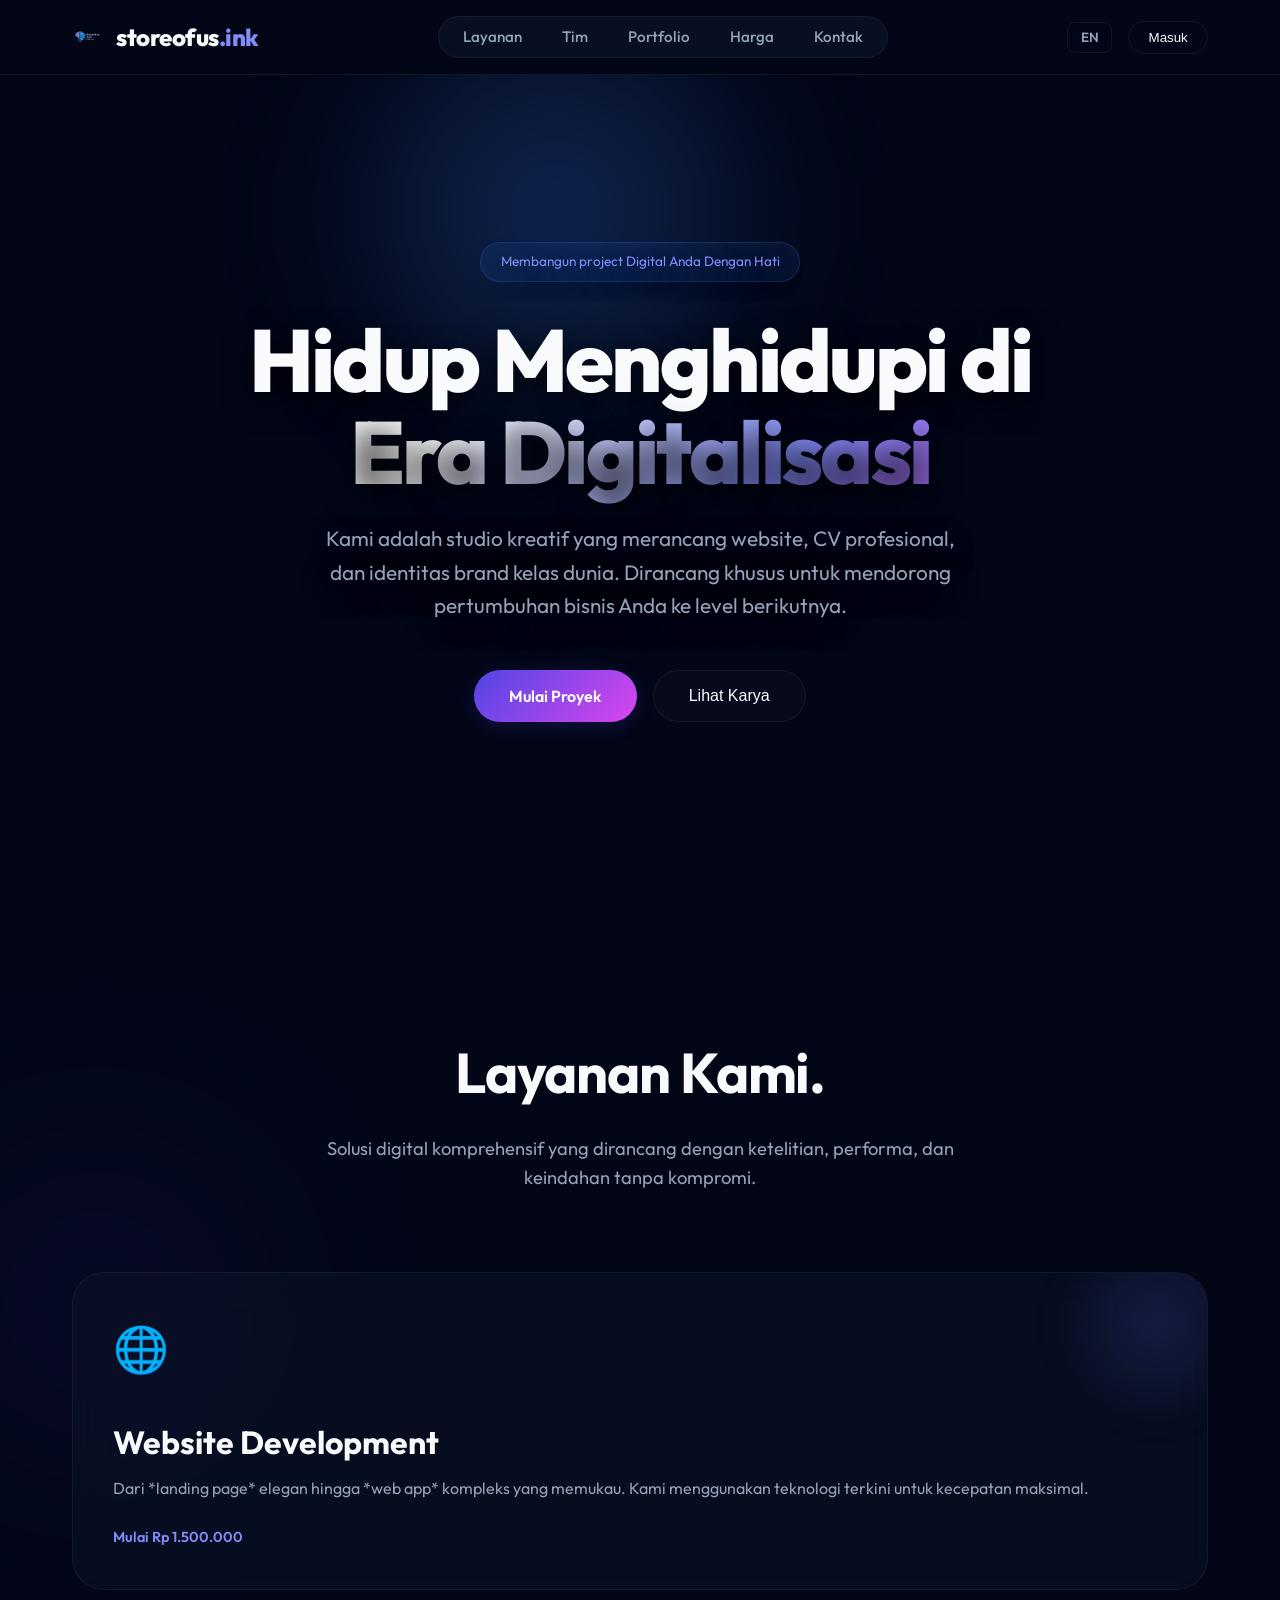
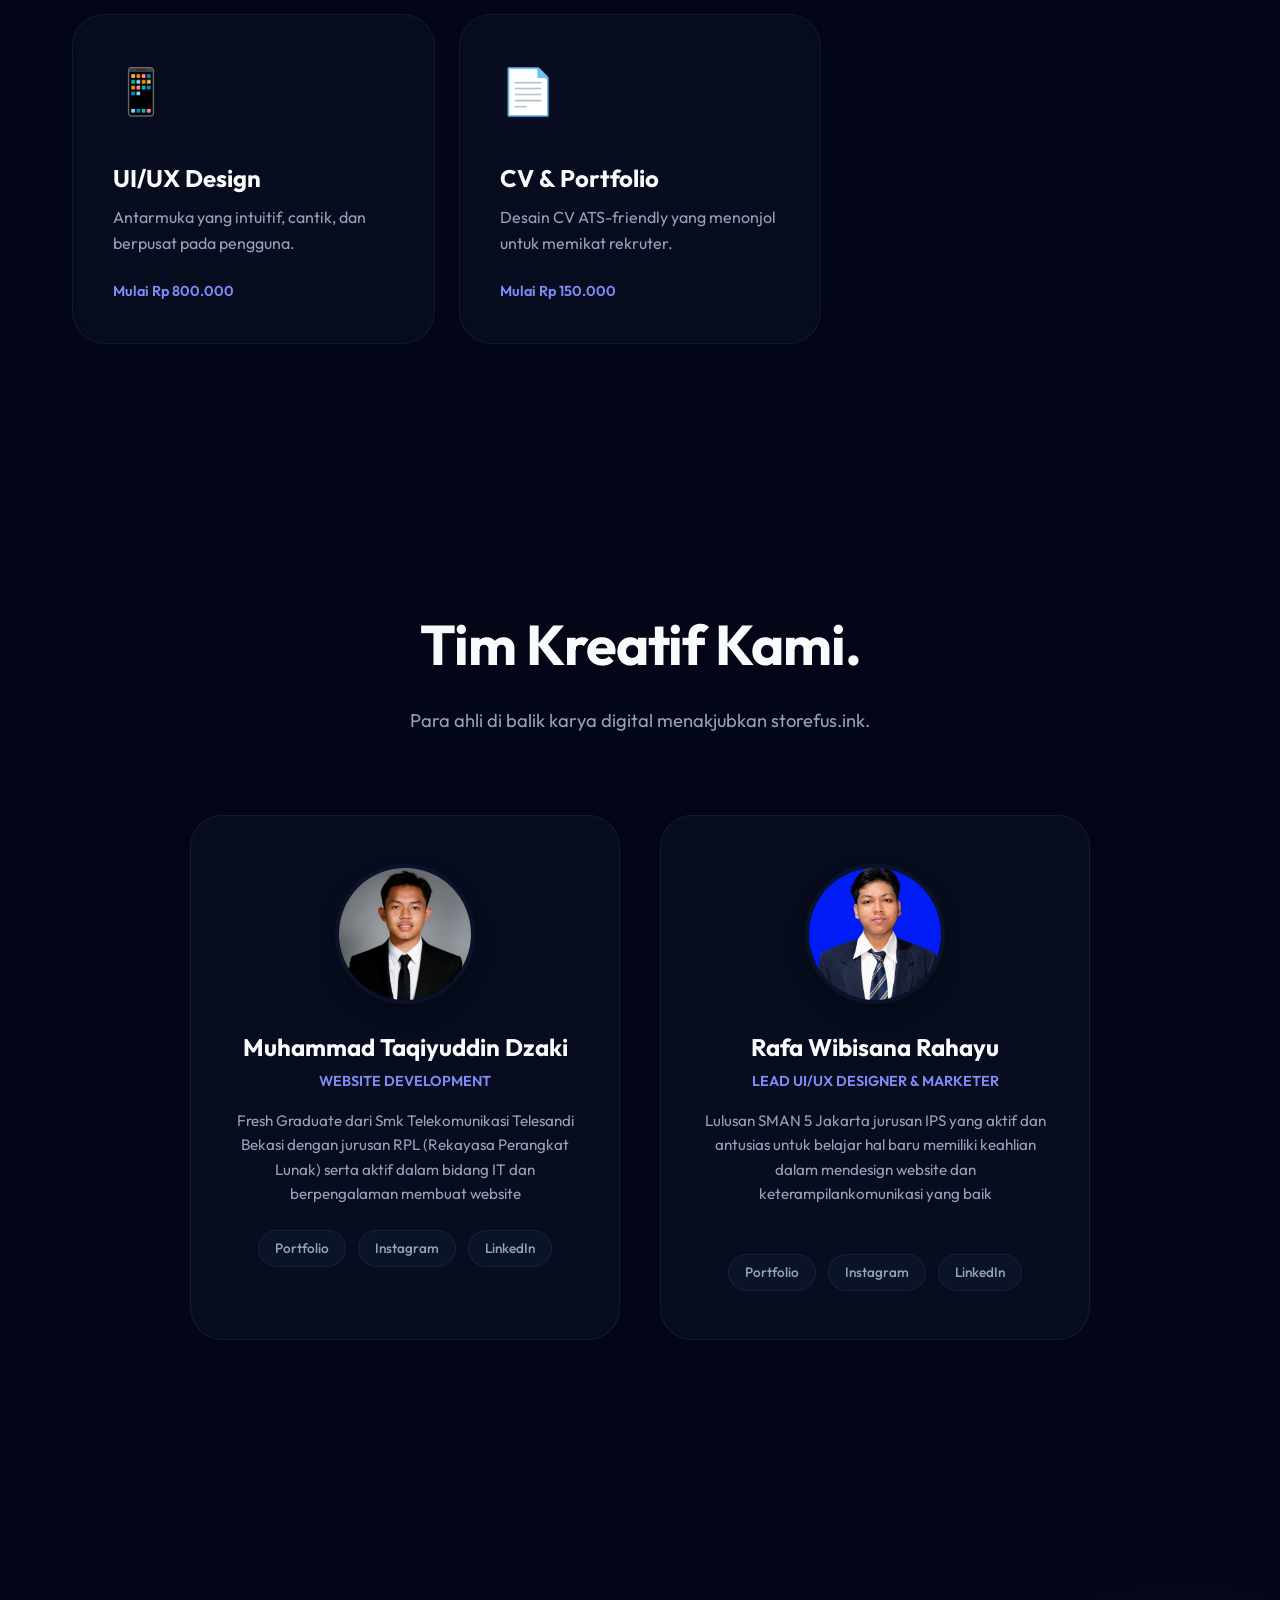
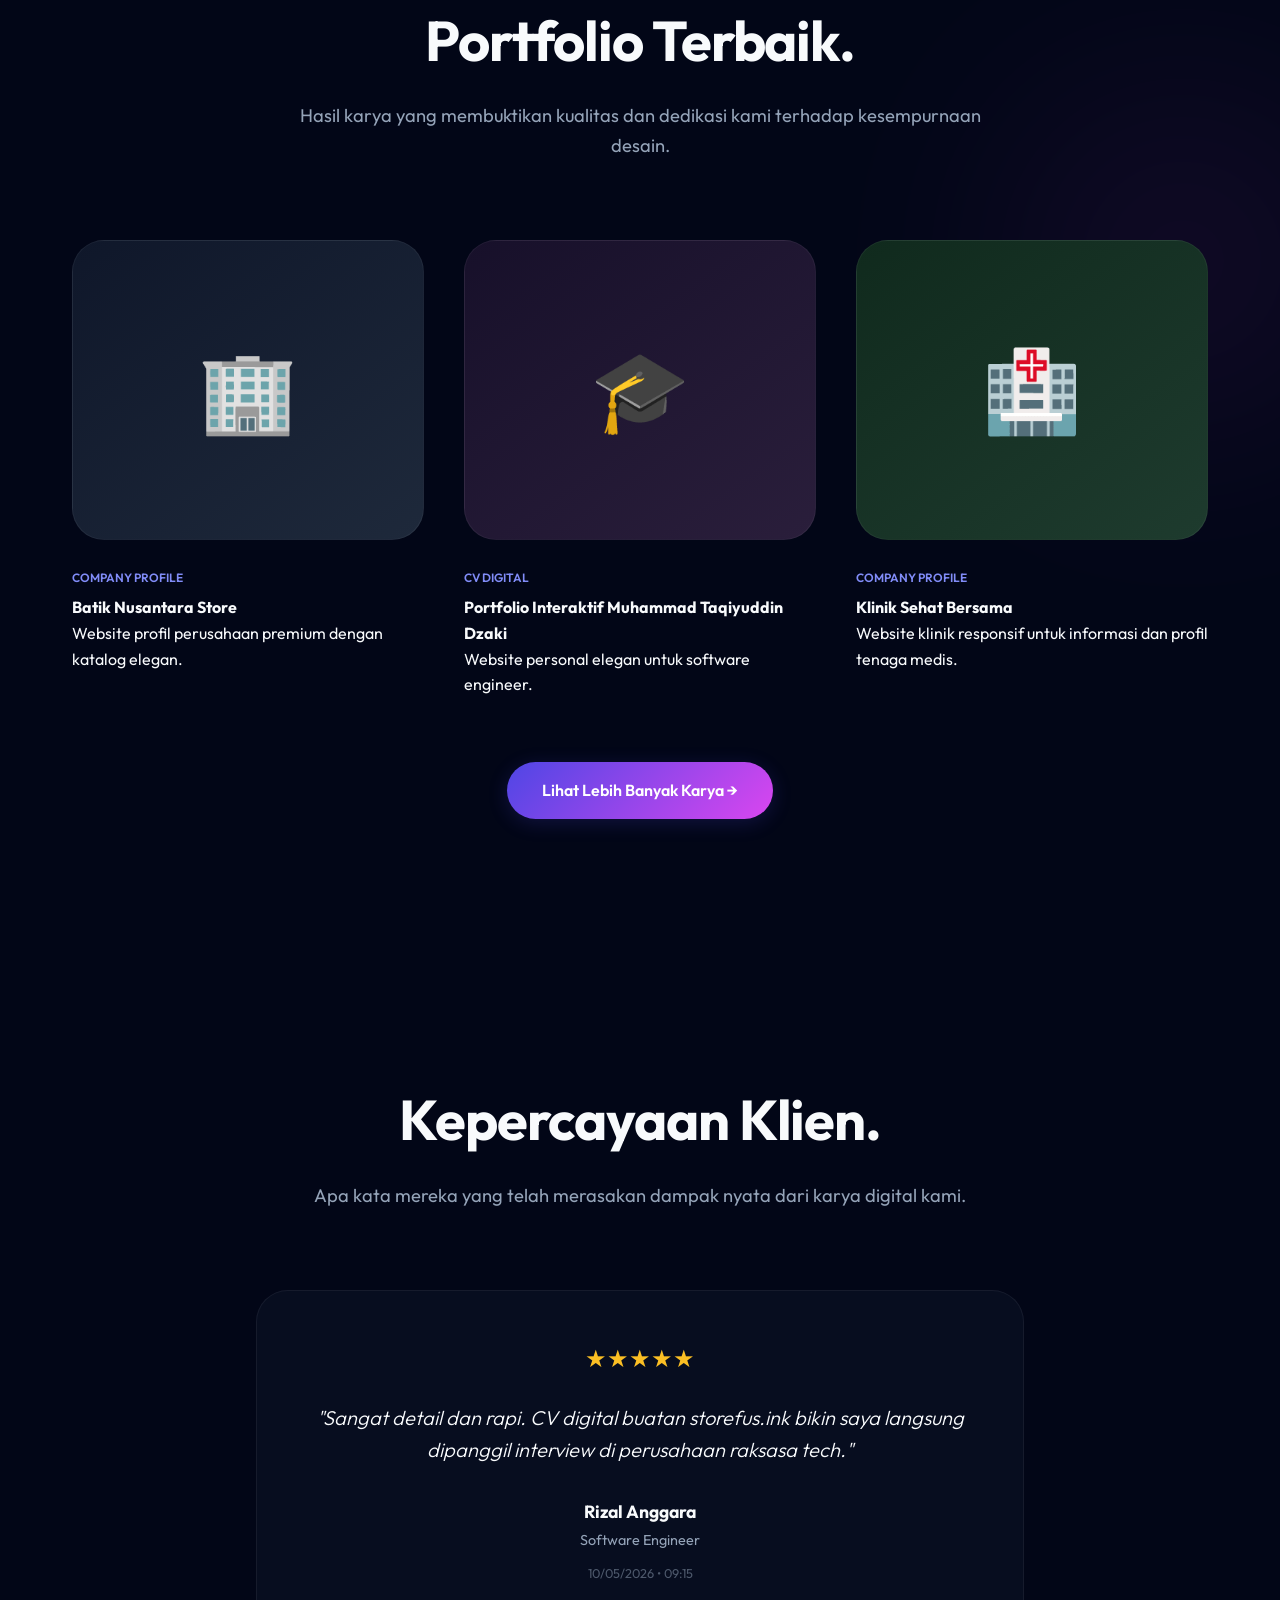
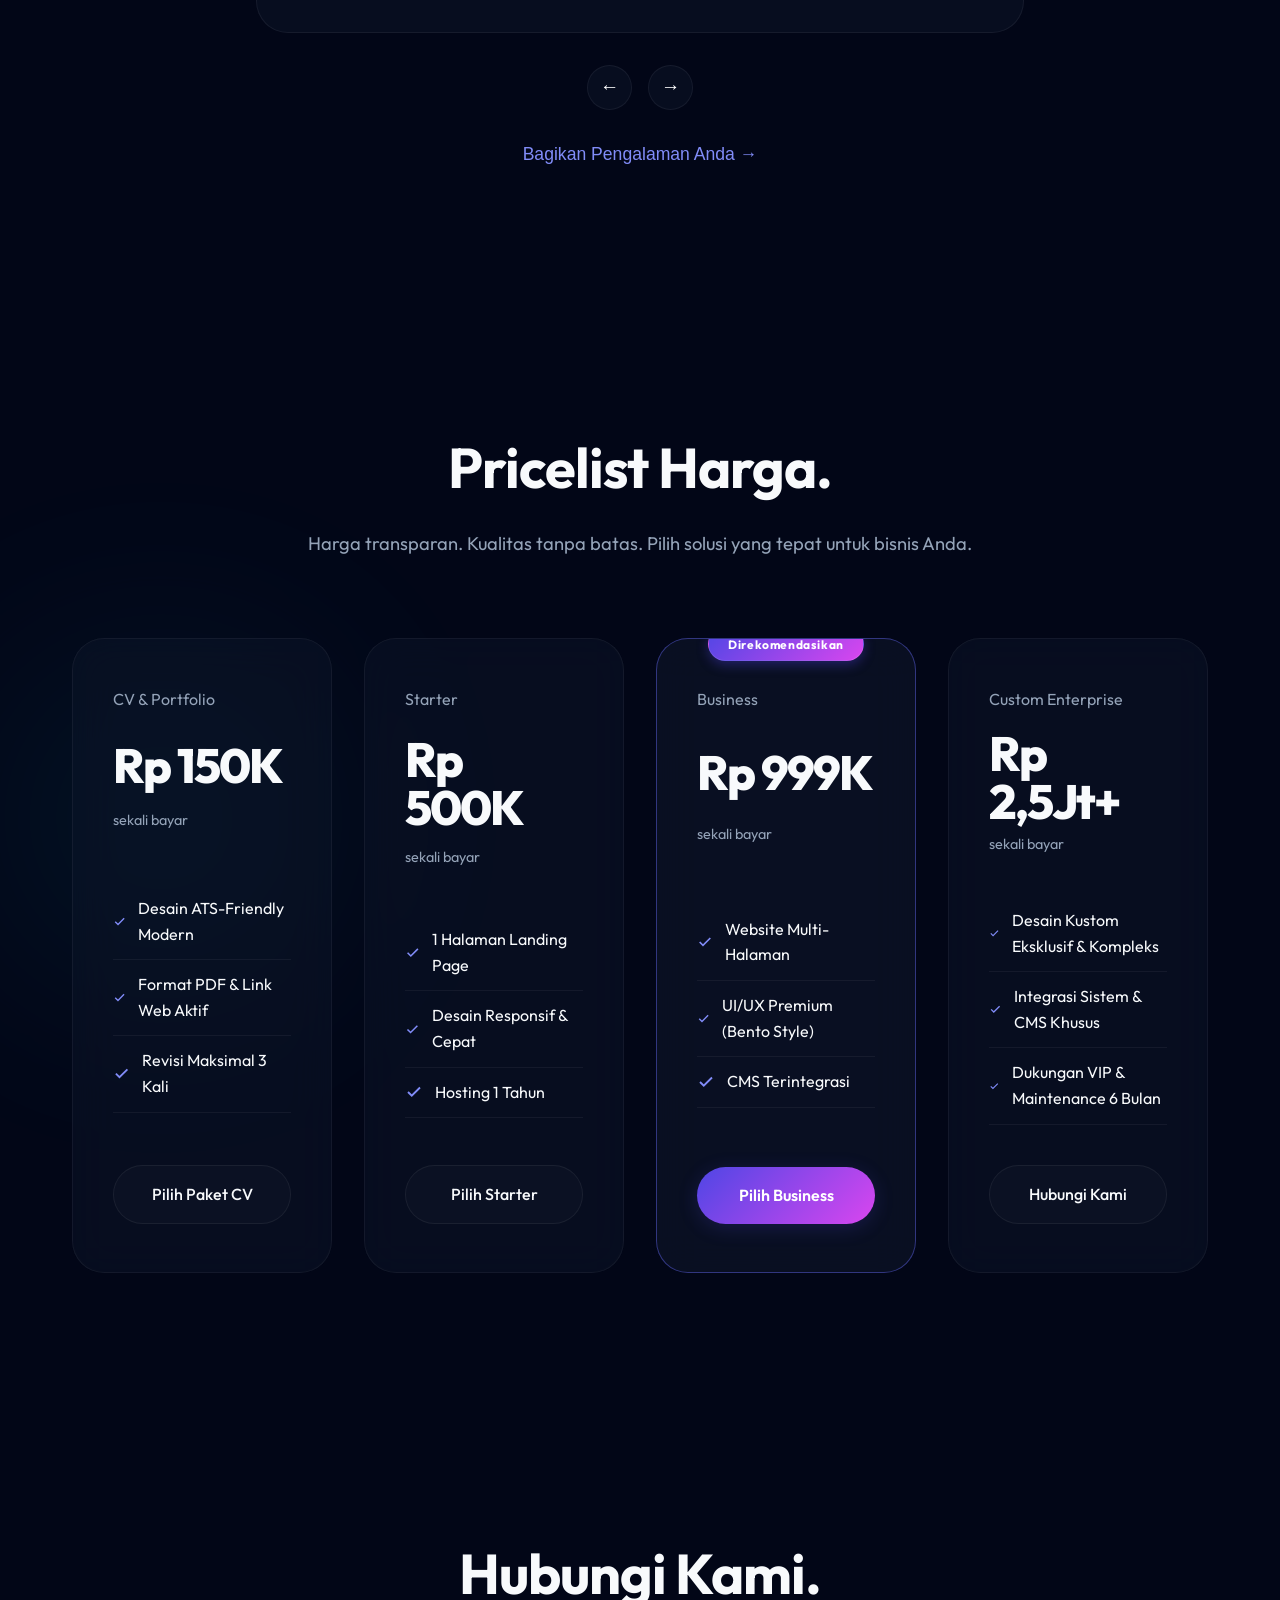
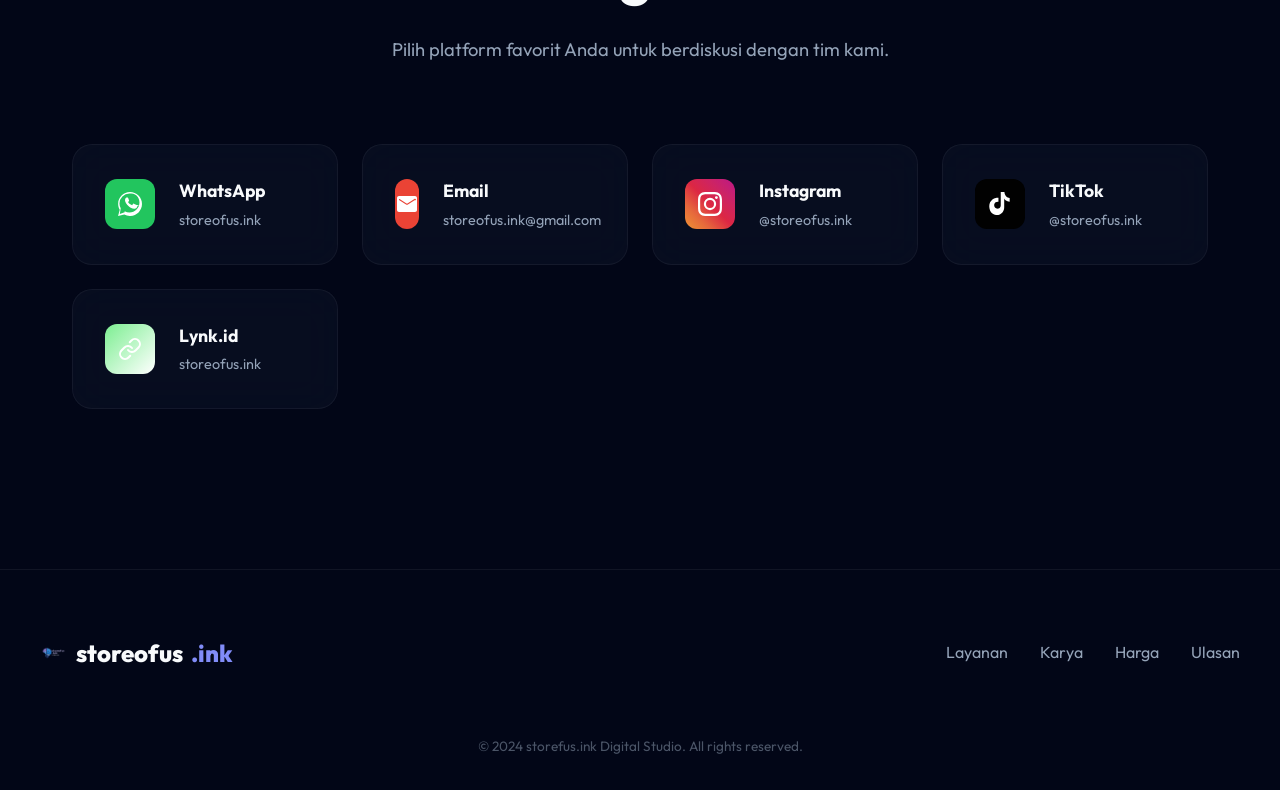
<file: sterofus/compannyprofile/index.html>
<!DOCTYPE html>
<html lang="id">

<head>
  <meta charset="UTF-8">
  <meta name="viewport" content="width=device-width, initial-scale=1.0">
  <title>storeofus.ink — Premium Digital Studio</title>
  <link rel="preconnect" href="https://fonts.googleapis.com">
  <link rel="preconnect" href="https://fonts.gstatic.com" crossorigin>
  <link href="https://fonts.googleapis.com/css2?family=Outfit:wght@300;400;500;600;700;800;900&display=swap"
    rel="stylesheet">
  <link rel="stylesheet" href="css/style.css">
</head>

<body>

  <!-- NAVBAR -->
  <nav id="navbar">
    <div class="nav-container">
      <div class="logo-wrapper" onclick="scrollToSection('#home')">
        <!-- Placeholder Logo -->
        <img src="logo1.png" alt="Logo" class="nav-logo-img">
        <div class="logo">storeofus<span>.ink</span></div>
      </div>
      <div class="nav-links">
        <a onclick="scrollToSection('#services')" data-i18n="nav_services">Layanan</a>
        <a onclick="scrollToSection('#team')" data-i18n="nav_team">Tim</a>
        <a onclick="scrollToSection('#portfolio')" data-i18n="nav_portfolio">Portfolio</a>
        <a onclick="scrollToSection('#pricing')" data-i18n="nav_pricing">Harga</a>
        <a onclick="scrollToSection('#contact')" data-i18n="nav_contact">Kontak</a>
      </div>
      <div class="nav-actions">
        <button class="btn-lang" onclick="toggleLanguage()" id="lang-toggle">EN</button>
        <div id="nav-auth">
          <button class="btn-login" onclick="openModal('login')" data-i18n="nav_login">Masuk</button>
        </div>
      </div>
    </div>
  </nav>

  <!-- MAIN SITE -->
  <div id="main-site">
    <!-- Dynamic Background Glow Blobs -->
    <div class="glow-blob blob-indigo"></div>
    <div class="glow-blob blob-pink"></div>
    <div class="glow-blob blob-cyan"></div>

    <!-- HERO -->
    <section class="hero" id="home">
      <!-- Interactive Background Image -->
      <div class="hero-img-bg" id="hero-bg-parallax"
        style="background-image: url('https://images.unsplash.com/photo-1460925895917-afdab827c52f?auto=format&fit=crop&q=80&w=2000'); transform: scale(1.1);">
      </div>
      <div class="hero-overlay"></div>

      <div class="hero-glow-1"></div>
      <div class="hero-glow-2"></div>
      <div class="hero-content reveal">
        <div class="hero-badge" data-i18n="hero_badge">Membangun project Digital Anda Dengan Hati</div>
        <h1 class="hero-title" data-i18n="hero_title">Hidup Menghidupi di<br><span class="text-gradient">Era
            Digitalisasi</span></h1>
        <p class="hero-desc" data-i18n="hero_desc">Kami adalah studio kreatif yang merancang website, CV profesional,
          dan identitas brand kelas dunia. Dirancang khusus untuk mendorong pertumbuhan bisnis Anda ke level berikutnya.
        </p>
        <div class="hero-actions">
          <button class="btn-premium" onclick="openModal('order')" data-i18n="hero_btn_project">Mulai Proyek</button>
          <button class="btn-outline" onclick="scrollToSection('#portfolio')" data-i18n="hero_btn_portfolio">Lihat
            Karya</button>
        </div>
      </div>
    </section>

    <!-- SERVICES (BENTO GRID - Reduced) -->
    <section id="services">
      <div class="section-header reveal">
        <h2 class="section-title" data-i18n="services_title">Layanan Kami.</h2>
        <p class="section-subtitle" data-i18n="services_subtitle">Solusi digital komprehensif yang dirancang dengan
          ketelitian, performa, dan keindahan tanpa kompromi.</p>
      </div>

      <div class="bento-grid">
        <!-- Large Card -->
        <div class="bento-card bento-large bento-web reveal">
          <div class="bento-glow"></div>
          <div class="bento-icon">🌐</div>
          <div class="bento-content">
            <h3 data-i18n="service_1_title">Website Development</h3>
            <p data-i18n="service_1_desc">Dari *landing page* elegan hingga *web app* kompleks yang memukau. Kami
              menggunakan teknologi terkini untuk kecepatan maksimal.</p>
            <div class="bento-price" data-i18n="service_1_price">Mulai Rp 1.500.000</div>
          </div>
        </div>

        <!-- Normal Card -->
        <div class="bento-card bento-uiux reveal" style="transition-delay: 0.1s;">
          <div class="bento-icon">📱</div>
          <div class="bento-content">
            <h3 data-i18n="service_2_title">UI/UX Design</h3>
            <p data-i18n="service_2_desc">Antarmuka yang intuitif, cantik, dan berpusat pada pengguna.</p>
            <div class="bento-price" data-i18n="service_2_price">Mulai Rp 800.000</div>
          </div>
        </div>

        <!-- Normal Card -->
        <div class="bento-card bento-cv reveal" style="transition-delay: 0.2s;">
          <div class="bento-icon">📄</div>
          <div class="bento-content">
            <h3 data-i18n="service_3_title">CV & Portfolio</h3>
            <p data-i18n="service_3_desc">Desain CV ATS-friendly yang menonjol untuk memikat rekruter.</p>
            <div class="bento-price" data-i18n="service_3_price">Mulai Rp 150.000</div>
          </div>
        </div>
      </div>
    </section>

    <!-- TEAM -->
    <section id="team">
      <div class="section-header reveal">
        <h2 class="section-title" data-i18n="team_title">Tim Kreatif Kami.</h2>
        <p class="section-subtitle" data-i18n="team_subtitle">Para ahli di balik karya digital menakjubkan storefus.ink.
        </p>
      </div>
      <div class="team-grid">
        <!-- Team Member 1 -->
        <div class="team-card reveal">
          <div class="team-img-wrapper">
            <img src="portophoto.jpeg" alt="Founder" class="team-img">
          </div>
          <h3 class="team-name">Muhammad Taqiyuddin Dzaki</h3>
          <p class="team-role" data-i18n="team_role_1">Website Development</p>
          <p class="team-desc" data-i18n="team_desc_1">Fresh Graduate dari Smk Telekomunikasi Telesandi Bekasi dengan
            jurusan RPL (Rekayasa Perangkat Lunak) serta aktif dalam bidang IT dan berpengalaman membuat website</p>
          <div class="team-socials">
            <a href="https://portofolio-2tjr.vercel.app" target="_blank" class="team-link">Portfolio</a>
            <a href="https://www.instagram.com/tqydzki_?igsh=bnZzOXA5dHFpd3Y2" target="_blank"
              class="team-link">Instagram</a>
            <a href="https://www.linkedin.com/in/muhammad-taqiyuddin-dzaki-8b4b39248/" target="_blank"
              class="team-link">LinkedIn</a>
          </div>
        </div>
        <!-- Team Member 2 -->
        <div class="team-card reveal" style="transition-delay: 0.2s;">
          <div class="team-img-wrapper">
            <img src="rpapoto.jpeg" alt="Lead Designer" class="team-img">
          </div>
          <h3 class="team-name">Rafa Wibisana Rahayu</h3>
          <p class="team-role" data-i18n="team_role_2">Lead UI/UX Designer & Marketer</p>
          <p class="team-desc" data-i18n="team_desc_2">Lulusan SMAN 5 Jakarta jurusan IPS yang aktif dan antusias untuk
            belajar hal baru memiliki keahlian dalam mendesign website dan keterampilankomunikasi yang baik</p>
          <div class="team-socials">
            <div class="team-socials">
              <a href="#" target="_blank" class="team-link">Portfolio</a>
              <a href="https://www.instagram.com/aparapa_?igsh=Yzk5YjZrYXFtem1x&utm_source=qr" target="_blank"
                class="team-link">Instagram</a>
              <a href=" https://id.linkedin.com/in/rafa-wibisana-rahayu-72a4a8403" target="_blank"
                class="team-link">LinkedIn</a>
            </div>
          </div>
        </div>
    </section>

    <!-- PORTFOLIO -->
    <section id="portfolio">
      <div class="section-header reveal">
        <h2 class="section-title" data-i18n="portfolio_title">Portfolio Terbaik.</h2>
        <p class="section-subtitle" data-i18n="portfolio_subtitle">Hasil karya yang membuktikan kualitas dan dedikasi
          kami terhadap kesempurnaan desain.</p>
      </div>

      <div class="portfolio-grid">
        <a href="https://lynk.id/storeofus.ink" target="_blank" class="port-card reveal">
          <div class="port-image" style="background: linear-gradient(145deg, #0f172a, #1e293b);">
            <div class="port-icon">🏢</div>
          </div>
          <div class="port-details">
            <span class="port-badge">Company Profile</span>
            <h4 data-i18n="port_1_title">Batik Nusantara Store</h4>
            <p data-i18n="port_1_desc">Website profil perusahaan premium dengan katalog elegan.</p>
          </div>
        </a>

        <a href="https://portofolio-2tjr.vercel.app" target="_blank" class="port-card reveal"
          style="transition-delay: 0.1s;">
          <div class="port-image" style="background: linear-gradient(145deg, #17102a, #2a1e3b);">
            <div class="port-icon">🎓</div>
          </div>
          <div class="port-details">
            <span class="port-badge">CV Digital</span>
            <h4 data-i18n="port_2_title">Portfolio Interaktif Muhammad Taqiyuddin Dzaki</h4>
            <p data-i18n="port_2_desc">Website personal elegan untuk software engineer.</p>
          </div>
        </a>

        <a href="https://lynk.id/storeofus.ink" target="_blank" class="port-card reveal"
          style="transition-delay: 0.2s;">
          <div class="port-image" style="background: linear-gradient(145deg, #102a1d, #1e3b2e);">
            <div class="port-icon">🏥</div>
          </div>
          <div class="port-details">
            <span class="port-badge">Company Profile</span>
            <h4 data-i18n="port_3_title">Klinik Sehat Bersama</h4>
            <p data-i18n="port_3_desc">Website klinik responsif untuk informasi dan profil tenaga medis.</p>
          </div>
        </a>
      </div>
      <div class="portfolio-action reveal" style="transition-delay: 0.3s;">
        <a href="portfolio.html" class="btn-premium" data-i18n="btn_more_portfolio">Lihat Lebih Banyak Karya →</a>
      </div>
    </section>

    <!-- TESTIMONIALS & TRUST (CAROUSEL) -->
    <section id="testimonials">
      <div class="section-header reveal">
        <h2 class="section-title" data-i18n="trust_title">Kepercayaan Klien.</h2>
        <p class="section-subtitle" data-i18n="trust_subtitle">Apa kata mereka yang telah merasakan dampak nyata dari
          karya digital kami.</p>
      </div>

      <div class="carousel-container reveal">
        <div class="carousel-track" id="testimonial-track">
          <!-- Slides will be injected here via JS -->
        </div>

        <div class="carousel-nav">
          <button class="c-btn" onclick="prevSlide()">←</button>
          <button class="c-btn" onclick="nextSlide()">→</button>
        </div>
      </div>

      <div class="action-center reveal mt-3">
        <button class="btn-text" onclick="openModal('feedback')" data-i18n="btn_feedback">Bagikan Pengalaman Anda
          →</button>
      </div>
    </section>

    <!-- PRICING -->
    <section id="pricing">
      <div class="section-header reveal">
        <h2 class="section-title" data-i18n="pricing_title">Pricelist Harga.</h2>
        <p class="section-subtitle" data-i18n="pricing_subtitle">Harga transparan. Kualitas tanpa batas. Pilih solusi
          yang tepat untuk bisnis Anda.</p>
      </div>

      <div class="pricing-grid">
        <!-- Card 1: CV & Portfolio -->
        <div class="price-box reveal" onclick="window.open('https://lynk.id/storeofus.ink', '_blank')"
          style="cursor: pointer;">
          <div class="p-head" data-i18n="price_cv_title">CV & Portfolio</div>
          <div class="p-amount">Rp 150K</div>
          <div class="p-sub" data-i18n="price_once">sekali bayar</div>
          <ul class="p-features">
            <li><svg viewBox="0 0 24 24">
                <path d="M20 6L9 17l-5-5" />
              </svg> <span data-i18n="feature_cv_1">Desain ATS-Friendly Modern</span></li>
            <li><svg viewBox="0 0 24 24">
                <path d="M20 6L9 17l-5-5" />
              </svg> <span data-i18n="feature_cv_2">Format PDF & Link Web Aktif</span></li>
            <li><svg viewBox="0 0 24 24">
                <path d="M20 6L9 17l-5-5" />
              </svg> <span data-i18n="feature_cv_3">Revisi Maksimal 3 Kali</span></li>
          </ul>
          <a href="https://lynk.id/storeofus.ink" target="_blank" class="btn-outline-full" data-i18n="btn_cv">Pilih
            Paket CV</a>
        </div>

        <!-- Card 2: Starter -->
        <div class="price-box reveal" style="transition-delay: 0.1s; cursor: pointer;"
          onclick="window.open('https://lynk.id/storeofus.ink', '_blank')">
          <div class="p-head">Starter</div>
          <div class="p-amount">Rp 500K</div>
          <div class="p-sub" data-i18n="price_once">sekali bayar</div>
          <ul class="p-features">
            <li><svg viewBox="0 0 24 24">
                <path d="M20 6L9 17l-5-5" />
              </svg> <span data-i18n="feature_1">1 Halaman Landing Page</span></li>
            <li><svg viewBox="0 0 24 24">
                <path d="M20 6L9 17l-5-5" />
              </svg> <span data-i18n="feature_2">Desain Responsif & Cepat</span></li>
            <li><svg viewBox="0 0 24 24">
                <path d="M20 6L9 17l-5-5" />
              </svg> <span data-i18n="feature_3">Hosting 1 Tahun</span></li>
          </ul>
          <a href="https://lynk.id/storeofus.ink" target="_blank" class="btn-outline-full" data-i18n="btn_starter">Pilih
            Starter</a>
        </div>

        <!-- Card 3: Business -->
        <div class="price-box premium-box reveal" style="transition-delay: 0.2s; cursor: pointer;"
          onclick="window.open('https://lynk.id/storeofus.ink', '_blank')">
          <div class="premium-badge" data-i18n="badge_recommended">Direkomendasikan</div>
          <div class="p-head">Business</div>
          <div class="p-amount">Rp 999K</div>
          <div class="p-sub" data-i18n="price_once">sekali bayar</div>
          <ul class="p-features">
            <li><svg viewBox="0 0 24 24">
                <path d="M20 6L9 17l-5-5" />
              </svg> <span data-i18n="feature_4">Website Multi-Halaman</span></li>
            <li><svg viewBox="0 0 24 24">
                <path d="M20 6L9 17l-5-5" />
              </svg> <span data-i18n="feature_5">UI/UX Premium (Bento Style)</span></li>
            <li><svg viewBox="0 0 24 24">
                <path d="M20 6L9 17l-5-5" />
              </svg> <span data-i18n="feature_6">CMS Terintegrasi</span></li>
          </ul>
          <a href="https://lynk.id/storeofus.ink" target="_blank" class="btn-premium-full"
            data-i18n="btn_business">Pilih Business</a>
        </div>

        <!-- Card 4: Enterprise -->
        <div class="price-box reveal" style="transition-delay: 0.3s; cursor: pointer;"
          onclick="window.open('https://lynk.id/storeofus.ink', '_blank')">
          <div class="p-head" data-i18n="price_enterprise_title">Custom Enterprise</div>
          <div class="p-amount">Rp 2,5Jt+</div>
          <div class="p-sub" data-i18n="price_once">sekali bayar</div>
          <ul class="p-features">
            <li><svg viewBox="0 0 24 24">
                <path d="M20 6L9 17l-5-5" />
              </svg> <span data-i18n="feature_ent_1">Desain Kustom Eksklusif & Kompleks</span></li>
            <li><svg viewBox="0 0 24 24">
                <path d="M20 6L9 17l-5-5" />
              </svg> <span data-i18n="feature_ent_2">Integrasi Sistem & CMS Khusus</span></li>
            <li><svg viewBox="0 0 24 24">
                <path d="M20 6L9 17l-5-5" />
              </svg> <span data-i18n="feature_ent_3">Dukungan VIP & Maintenance 6 Bulan</span></li>
          </ul>
          <a href="https://lynk.id/storeofus.ink" target="_blank" class="btn-outline-full"
            data-i18n="btn_enterprise">Hubungi Kami</a>
        </div>
      </div>
    </section>

    <!-- CONTACT DIRECT LINKS -->
    <section id="contact" class="reveal">
      <div class="section-header">
        <h2 class="section-title" data-i18n="contact_title">Hubungi Kami.</h2>
        <p class="section-subtitle" data-i18n="contact_subtitle">Pilih platform favorit Anda untuk berdiskusi dengan tim
          kami.</p>
      </div>
      <div class="direct-contact-grid">
        <a href="https://wa.me/message/6BR2ELTGKLQ4N1" target="_blank" class="contact-box">
          <div class="c-icon" style="background:#22c55e;">
            <svg viewBox="0 0 24 24">
              <path
                d="M.057 24l1.687-6.163c-1.041-1.804-1.588-3.849-1.587-5.946C.06 5.348 5.397.01 12.008.01c3.202.001 6.212 1.246 8.477 3.514 2.266 2.268 3.507 5.28 3.505 8.484-.004 6.657-5.34 11.997-11.953 11.997-2.005-.001-3.973-.502-5.724-1.46L0 24zm6.59-4.846c1.6.95 3.197 1.45 4.817 1.452 5.513 0 9.997-4.485 10.001-10 .002-2.672-1.041-5.185-2.935-7.08C16.63 1.63 14.12 1.5 11.45 1.5a10.02 10.02 0 0 0-7.07 2.94 9.94 9.94 0 0 0-2.924 7.076c-.001 1.688.444 3.327 1.288 4.787L1.83 22.113l4.817-1.959zm11.332-6.52c-.3-.15-1.77-.875-2.046-.975-.276-.1-.476-.15-.676.15-.2.3-.775.975-.95 1.175-.175.2-.35.225-.65.075-1.025-.512-1.812-.912-2.525-1.525-.525-.45-.85-1.025-.95-1.2-.1-.3-.012-.462.138-.612.137-.138.3-.35.45-.525.15-.175.2-.3.3-.5.1-.2.05-.375-.025-.525-.075-.15-.676-1.625-.925-2.225-.244-.588-.49-.508-.675-.517-.175-.008-.375-.01-.575-.01-.2 0-.525.075-.8.375-.275.3-1.05 1.025-1.05 2.5s1.075 2.9 1.225 3.1c.15.2 2.11 3.225 5.112 4.525.714.31 1.272.496 1.707.635.717.227 1.37.195 1.885.118.575-.088 1.77-.725 2.02-1.425.25-.7.25-1.3 1.75-1.425.075-.125.075-.25.025-.375z" />
            </svg>
          </div>
          <div class="c-info">
            <h3>WhatsApp</h3>
            <p>storeofus.ink</p>
          </div>
        </a>
        <a href="mailto:rapudin2109@gmail.com" target="_blank" class="contact-box">
          <div class="c-icon" style="background:#ea4335;">
            <svg viewBox="0 0 24 24">
              <path
                d="M20 4H4c-1.1 0-1.99.9-1.99 2L2 18c0 1.1.9 2 2 2h16c1.1 0 2-.9 2-2V6c0-1.1-.9-2-2-2zm-.4 4.25l-7.07 4.42c-.32.2-.74.2-1.06 0L4.4 8.25c-.25-.16-.4-.44-.4-.74 0-.61.67-1 .19-.69l7.35 4.59c.27.17.61.17.88 0l7.35-4.59c.48-.3 1.19.08 1.19.69 0 .3-.15.58-.4.74z" />
            </svg>
          </div>
          <div class="c-info">
            <h3>Email</h3>
            <p>storeofus.ink@gmail.com</p>
          </div>
        </a>
        <a href="https://www.instagram.com/storeofus.ink?igsh=MXdpZjF0bDBnazQ2NQ==" target="_blank" class="contact-box">
          <div class="c-icon"
            style="background: linear-gradient(45deg, #f09433 0%, #e6683c 25%, #dc2743 50%, #cc2366 75%, #bc1888 100%);">
            <svg viewBox="0 0 24 24">
              <path
                d="M12 2.163c3.204 0 3.584.012 4.85.07 3.252.148 4.771 1.691 4.919 4.919.058 1.265.069 1.645.069 4.849 0 3.205-.012 3.584-.069 4.849-.149 3.225-1.664 4.771-4.919 4.919-1.266.058-1.644.07-4.85.07-3.204 0-3.584-.012-4.849-.07-3.26-.149-4.771-1.699-4.919-4.92-.058-1.265-.07-1.644-.07-4.849 0-3.204.013-3.583.07-4.849.149-3.227 1.664-4.771 4.919-4.919 1.266-.057 1.645-.069 4.849-.069zM12 0C8.741 0 8.333.014 7.053.072 2.695.272.273 2.69.073 7.051.014 8.333 0 8.741 0 12c0 3.259.014 3.668.072 4.948.2 4.358 2.618 6.78 6.98 6.98C8.333 23.986 8.741 24 12 24c3.259 0 3.668-.014 4.948-.072 4.354-.2 6.782-2.618 6.979-6.98.059-1.28.073-1.689.073-4.948 0-3.259-.014-3.667-.072-4.947-.196-4.354-2.617-6.78-6.979-6.98C15.668.014 15.259 0 12 0zm0 5.838a6.162 6.162 0 1 0 0 12.324 6.162 6.162 0 0 0 0-12.324zM12 16a4 4 0 1 1 0-8 4 4 0 0 1 0 8zm6.406-11.845a1.44 1.44 0 1 0 0 2.881 1.44 1.44 0 0 0 0-2.881z" />
            </svg>
          </div>
          <div class="c-info">
            <h3>Instagram</h3>
            <p>@storeofus.ink</p>
          </div>
        </a>
        <a href="https://www.tiktok.com/@storeofus.ink?_r=1&_t=ZS-96ZNttCeWNM" target="_blank" class="contact-box">
          <div class="c-icon" style="background:#010101;">
            <svg viewBox="0 0 24 24">
              <path
                d="M12.525.02c1.31-.02 2.61-.01 3.91-.02.08 1.53.63 3.01 1.62 4.14.94.98 2.26 1.58 3.62 1.74v3.86c-1.48-.05-2.95-.57-4.12-1.5-.56-.44-1.01-.99-1.35-1.63V15.2c.04 1.88-.6 3.76-1.78 5.18-1.57 1.83-4.04 2.82-6.42 2.58-2.61-.27-4.99-2.02-5.94-4.52C1.04 15.84.97 12.87 2.1 10.37c1.07-2.31 3.23-3.99 5.73-4.48.86-.16 1.75-.19 2.61-.08v3.91c-.96-.13-1.97.05-2.77.62-.89.65-1.44 1.67-1.5 2.78-.05 1.57.94 3.06 2.42 3.49.88.27 1.88.16 2.67-.32.93-.57 1.48-1.59 1.48-2.68V.02z" />
            </svg>
          </div>
          <div class="c-info">
            <h3>TikTok</h3>
            <p>@storeofus.ink</p>
          </div>
        </a>
        <a href="https://lynk.id/storeofus.ink" target="_blank" class="contact-box">
          <div class="c-icon" style="background: linear-gradient(135deg, #7cee91, #ffffff);">
            <svg viewBox="0 0 24 24">
              <path d="M10 13a5 5 0 0 0 7.54.54l3-3a5 5 0 0 0-7.07-7.07l-1.72 1.71" stroke="currentColor"
                stroke-width="2" stroke-linecap="round" stroke-linejoin="round" fill="none" />
              <path d="M14 11a5 5 0 0 0-7.54-.54l-3 3a5 5 0 0 0 7.07 7.07l1.71-1.71" stroke="currentColor"
                stroke-width="2" stroke-linecap="round" stroke-linejoin="round" fill="none" />
            </svg>
          </div>
          <div class="c-info">
            <h3>Lynk.id</h3>
            <p>storeofus.ink</p>
          </div>
        </a>
      </div>
    </section>

    <!-- FOOTER -->
    <footer class="site-footer">
      <div class="footer-content">
        <div class="f-logo">
          <img src="logo1.png" alt="Logo" class="footer-logo-img">
          storeofus<span>.ink</span>
        </div>
        <div class="f-links">
          <a onclick="scrollToSection('#services')" data-i18n="nav_services">Layanan</a>
          <a onclick="scrollToSection('#portfolio')" data-i18n="nav_portfolio">Karya</a>
          <a onclick="scrollToSection('#pricing')" data-i18n="nav_pricing">Harga</a>
          <a onclick="scrollToSection('#testimonials')" data-i18n="nav_review">Ulasan</a>
        </div>
      </div>
      <div class="f-bottom">
        <p>© 2024 storefus.ink Digital Studio. All rights reserved.</p>
      </div>
    </footer>

  </div><!-- end main-site -->

  <!-- MODALS -->
  <!-- FORMSPREE ORDER FORM -->
  <div class="overlay" id="modal-order">
    <div class="modal-box modal-wide">
      <button class="modal-close" onclick="closeModal('order')">✕</button>
      <h3 data-i18n="modal_order_title">Mulai Proyek Anda</h3>
      <p class="modal-desc" data-i18n="modal_order_desc">Ceritakan sedikit tentang visi Anda, dan kami akan membantu
        mewujudkannya.</p>

      <!-- Using Formspree for real email delivery to Admin -->
      <form action="https://formspree.io/f/xojbdjkq" method="POST" id="order-form">
        <div class="form-grid">
          <input type="text" name="name" class="form-input" placeholder="Nama Lengkap" required>
          <input type="text" name="whatsapp" class="form-input" placeholder="Nomor WhatsApp" required>
        </div>
        <input type="email" name="email" class="form-input mt-2" placeholder="Email" required>

        <div class="form-grid mt-2">
          <select name="service" class="form-select" required>
            <option value="" data-i18n="opt_service">Pilih Layanan Utama</option>
            <option>Website Development</option>
            <option>UI/UX Design</option>
            <option>CV & Portfolio</option>
            <option>Paket Starter</option>
            <option>Paket Business</option>
          </select>
          <select name="budget" class="form-select" required>
            <option value="" data-i18n="opt_budget">Estimasi Anggaran</option>
            <option>&lt; Rp 100.000</option>
            <option>Rp 100.000 - 250.000</option>
            <option>Rp 250.000 - 500.000</option>
            <option>&gt; Rp 500.000</option>
          </select>
        </div>
        <textarea name="description" class="form-area mt-2"
          placeholder="Jelaskan kebutuhan spesifik Anda secara singkat..." required></textarea>

        <button type="submit" class="btn-premium-full mt-3" data-i18n="btn_submit_order">Kirim Permintaan</button>
      </form>
    </div>
  </div>

  <!-- FORMSPREE FEEDBACK FORM -->
  <div class="overlay" id="modal-feedback">
    <div class="modal-box">
      <button class="modal-close" onclick="closeModal('feedback')">✕</button>
      <h3 data-i18n="modal_fb_title">Bagikan Pengalaman</h3>
      <p class="modal-desc" data-i18n="modal_fb_desc">Ulasan Anda akan tampil di website dan dikirimkan ke email kami.
      </p>

      <div id="fb-form-wrap">
        <div class="rating-box">
          <button class="star-btn" onclick="setRating(1)">★</button>
          <button class="star-btn" onclick="setRating(2)">★</button>
          <button class="star-btn" onclick="setRating(3)">★</button>
          <button class="star-btn" onclick="setRating(4)">★</button>
          <button class="star-btn" onclick="setRating(5)">★</button>
        </div>
        <input type="text" class="form-input mt-2" id="fb-name" placeholder="Nama Anda">
        <input type="text" class="form-input mt-2" id="fb-role" placeholder="Jabatan / Perusahaan">
        <textarea class="form-area mt-2" id="fb-msg" placeholder="Tuliskan ulasan Anda..."></textarea>

        <!-- Button to submit to local DB (for carousel) AND could be hooked to fetch/formspree -->
        <button class="btn-premium-full mt-3" onclick="submitFeedback()" data-i18n="btn_submit_fb">Kirim Ulasan</button>
      </div>
    </div>
  </div>

  <!-- TOAST -->
  <div class="toast" id="toast"></div>

  <!-- SCRIPTS -->
  <script src="js/script.js"></script>

</body>

</html>
</file>
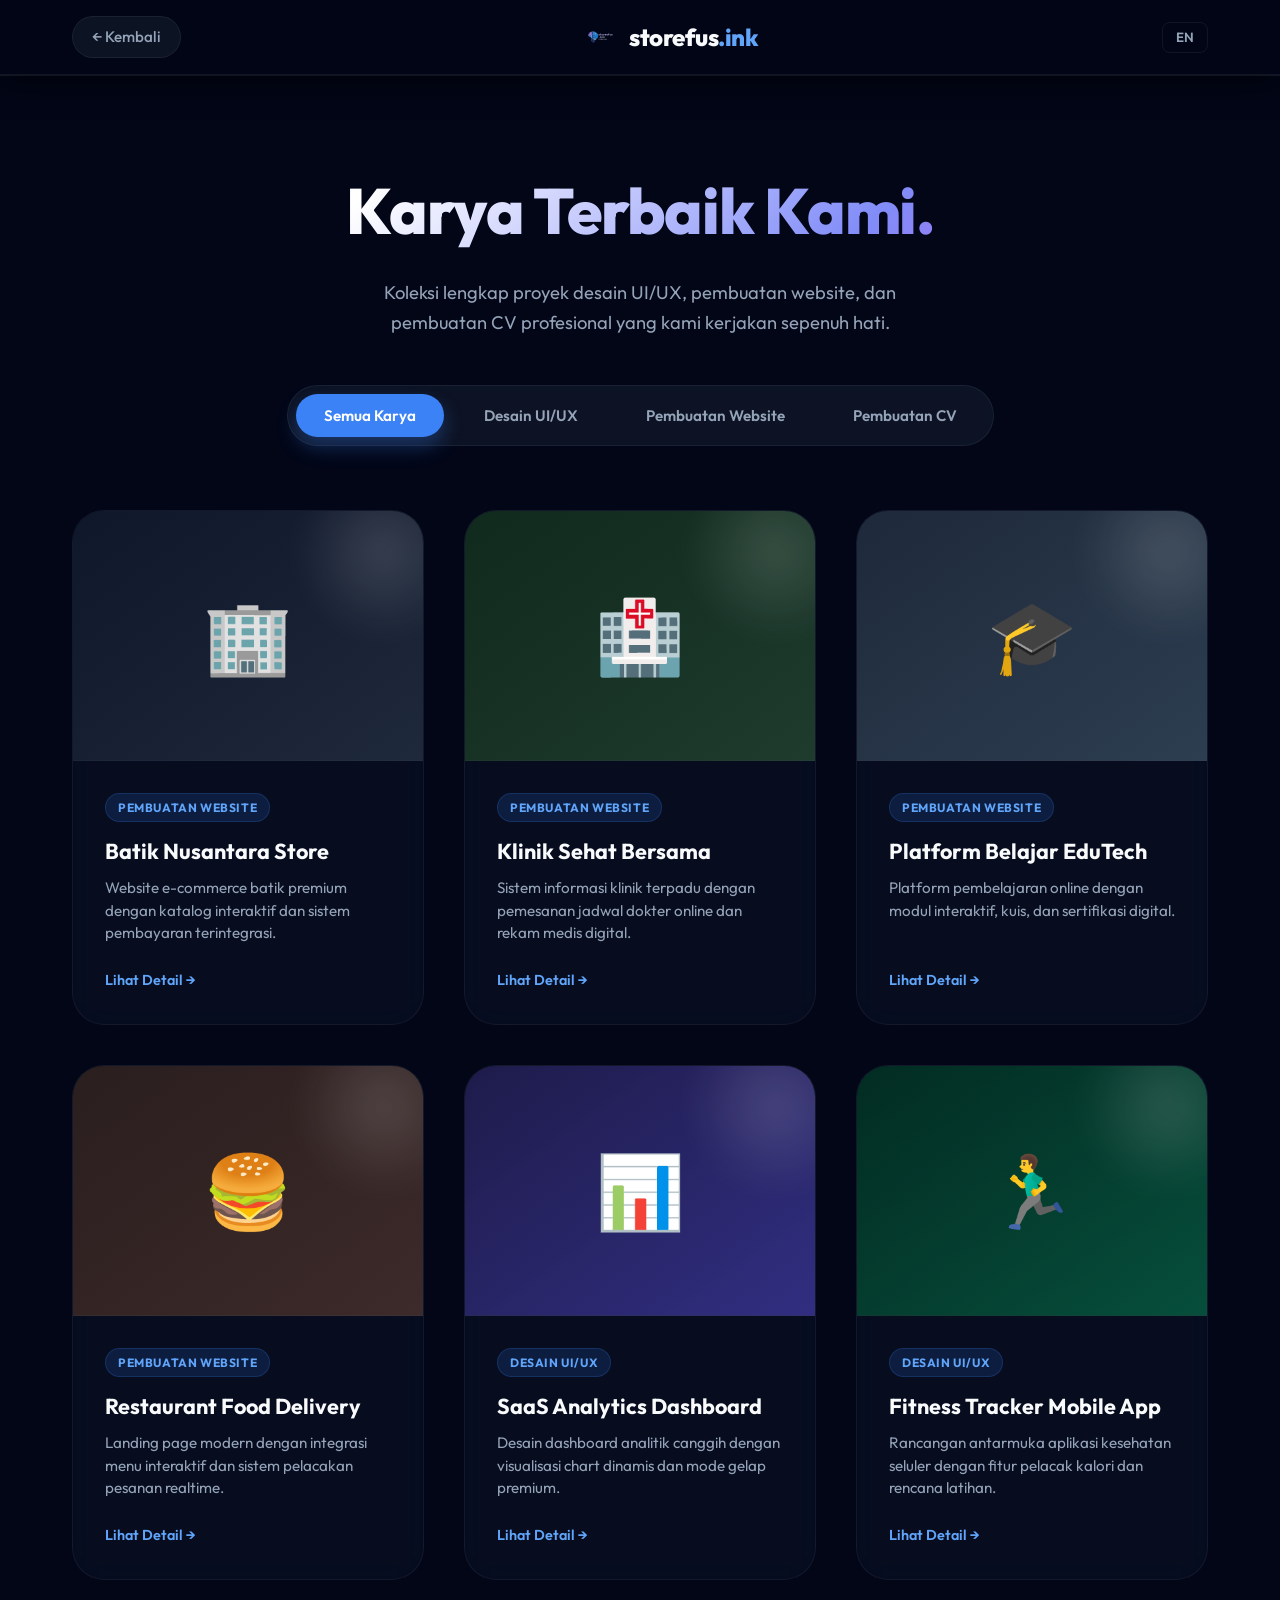
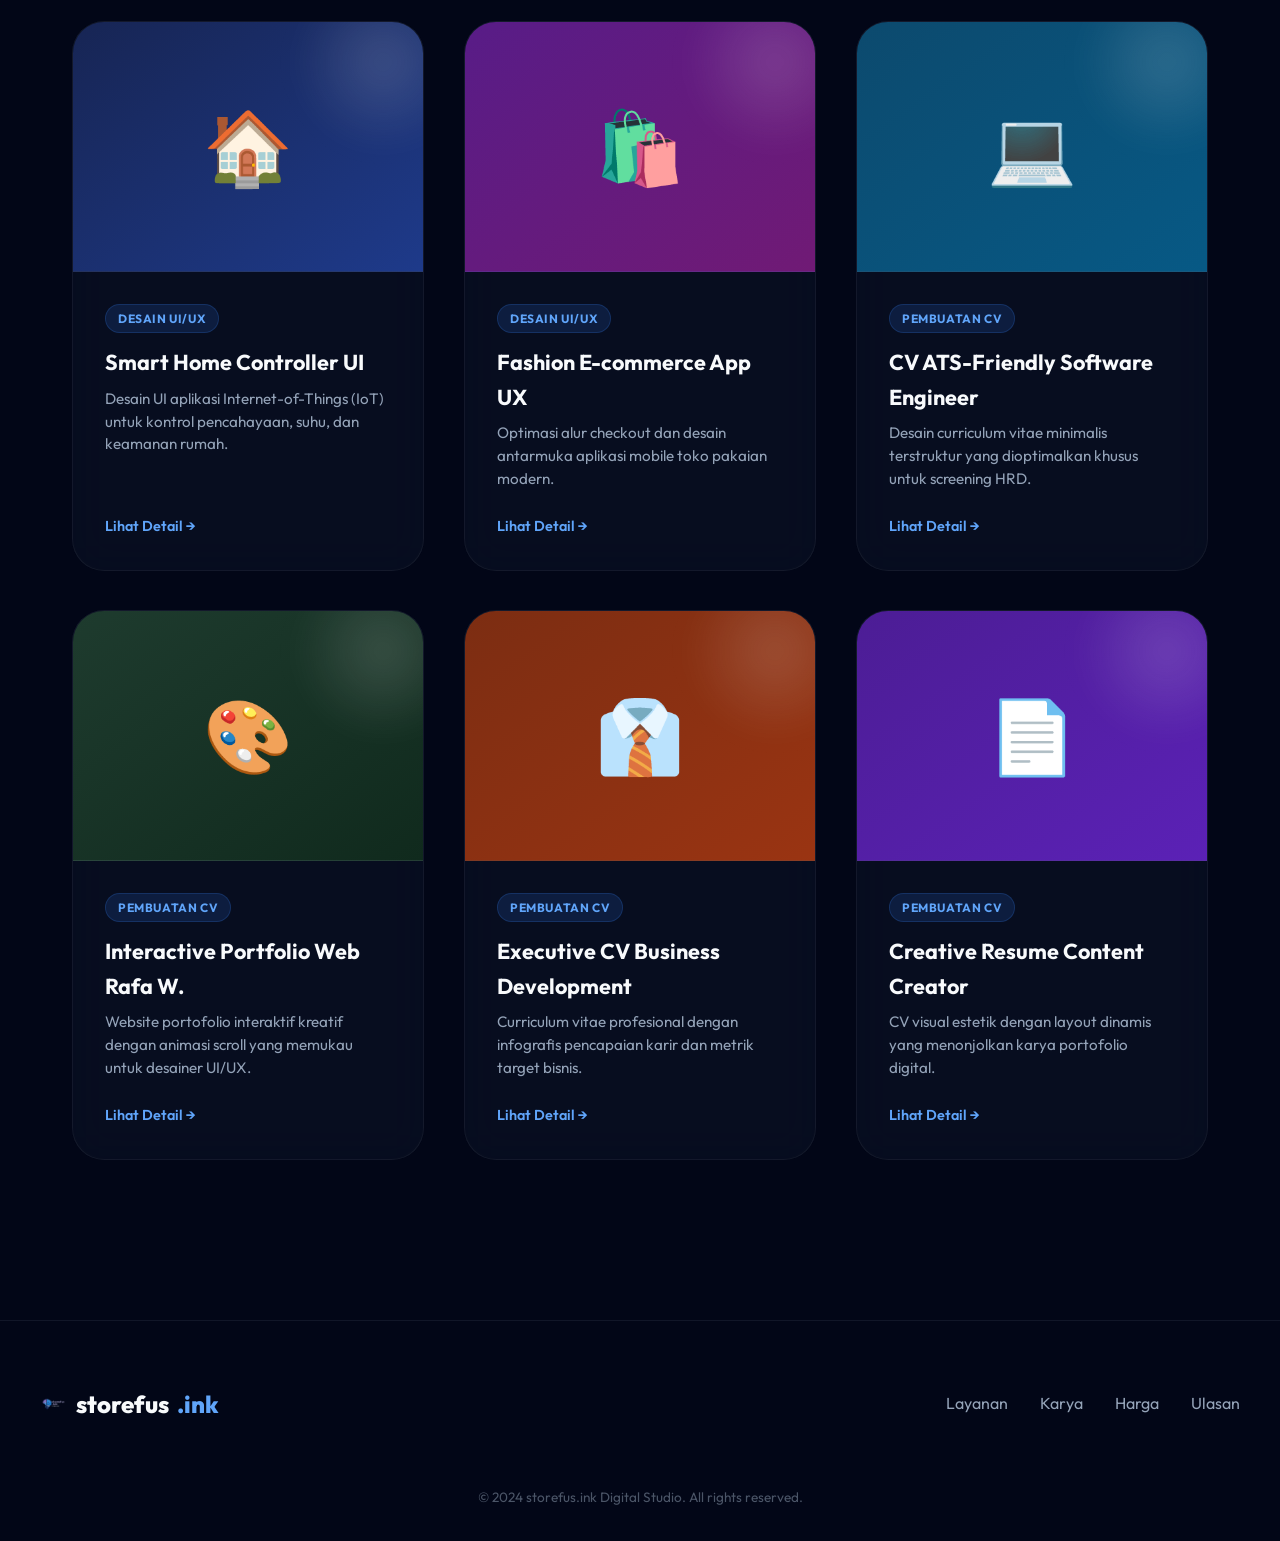
<file: sterofus/compannyprofile/portfolio.html>
<!DOCTYPE html>
<html lang="id">
<head>
  <meta charset="UTF-8">
  <meta name="viewport" content="width=device-width, initial-scale=1.0">
  <title>Portfolio — storefus.ink</title>
  <link rel="preconnect" href="https://fonts.googleapis.com">
  <link rel="preconnect" href="https://fonts.gstatic.com" crossorigin>
  <link href="https://fonts.googleapis.com/css2?family=Outfit:wght@300;400;500;600;700;800;900&display=swap" rel="stylesheet">
  <link rel="stylesheet" href="css/style.css">
  <link rel="stylesheet" href="css/portfolio.css">
</head>
<body>

<!-- NAVBAR -->
<nav id="navbar" class="scrolled">
  <div class="nav-container">
    <a href="index.html" class="nav-back-link">
      <span data-i18n="nav_back">← Kembali</span>
    </a>
    
    <div class="logo-wrapper" onclick="window.location.href='index.html'">
      <img src="logo1.png" alt="Logo" class="nav-logo-img">
      <div class="logo">storefus<span>.ink</span></div>
    </div>
    
    <div class="nav-actions">
      <button class="btn-lang" onclick="toggleLanguage()" id="lang-toggle">EN</button>
    </div>
  </div>
</nav>

<!-- HERO HEADER -->
<header class="portfolio-hero">
  <h1 class="text-gradient" data-i18n="portfolio_detail_title">Karya Terbaik Kami.</h1>
  <p data-i18n="portfolio_detail_subtitle">Koleksi lengkap proyek desain UI/UX, pembuatan website, dan pembuatan CV profesional yang kami kerjakan sepenuh hati.</p>
</header>

<!-- FILTER SECTION -->
<div class="filter-container">
  <div class="filter-tabs">
    <button class="filter-btn active" id="btn-all" data-i18n="filter_all">Semua Karya</button>
    <button class="filter-btn" id="btn-uiux" data-i18n="filter_uiux">Desain UI/UX</button>
    <button class="filter-btn" id="btn-web" data-i18n="filter_web">Pembuatan Website</button>
    <button class="filter-btn" id="btn-cv" data-i18n="filter_cv">Pembuatan CV</button>
  </div>
</div>

<!-- PORTFOLIO GRID -->
<main class="detail-portfolio-grid" id="portfolio-grid">
  <!-- Dynamic cards injected via portfolio.js -->
</main>

<!-- FOOTER -->
<footer class="site-footer">
  <div class="footer-content">
    <div class="f-logo">
      <img src="logo1.png" alt="Logo" class="footer-logo-img">
      storefus<span>.ink</span>
    </div>
    <div class="f-links">
      <a href="index.html#services" data-i18n="nav_services">Layanan</a>
      <a href="index.html#portfolio" data-i18n="nav_portfolio">Karya</a>
      <a href="index.html#pricing" data-i18n="nav_pricing">Harga</a>
      <a href="index.html#testimonials" data-i18n="nav_review">Ulasan</a>
    </div>
  </div>
  <div class="f-bottom">
    <p data-i18n="footer_text">© 2024 storefus.ink Digital Studio. All rights reserved.</p>
  </div>
</footer>

<!-- SCRIPTS -->
<script src="js/portfolio.js"></script>

</body>
</html>
</file>
<file: sterofus/compannyprofile/css/style.css>
/* PREMIUM BLUE BENTO THEME - EXTENDED */

* {
  margin: 0;
  padding: 0;
  box-sizing: border-box;
}

:root {
  --bg-base: #020617;
  --bg-surface: #0b1329;
  --bg-surface-elevated: rgba(15, 23, 42, 0.45);
  
  --text-primary: #f8fafc;
  --text-secondary: #94a3b8;
  
  /* Modern neon gradient palette colors */
  --accent-glow: #4f46e5;
  --accent-light: #818cf8;
  --accent-cyan: #06b6d4;
  --accent-pink: #d946ef;
  --accent-emerald: #10b981;
  
  --border-subtle: rgba(255, 255, 255, 0.06);
  --border-hover: rgba(99, 102, 241, 0.35);
  
  --radius-md: 20px;
  --radius-lg: 32px;
}

html { scroll-behavior: smooth; }
body {
  font-family: 'Outfit', sans-serif;
  background: var(--bg-base);
  color: var(--text-primary);
  min-height: 100vh;
  overflow-x: hidden;
  line-height: 1.6;
}

.mt-2 { margin-top: 1rem; }
.mt-3 { margin-top: 2rem; }
.text-gradient {
  background: linear-gradient(135deg, #ffffff 10%, #818cf8 40%, #d946ef 70%, #06b6d4 100%);
  background-size: 200% auto;
  animation: textShine 4s linear infinite;
  -webkit-background-clip: text;
  -webkit-text-fill-color: transparent;
}
@keyframes textShine {
  to { background-position: 200% center; }
}

/* NAVBAR & LOGO */
nav {
  position: fixed;
  top: 0; left: 0; right: 0;
  z-index: 1000;
  padding: 1rem 0;
  background: var(--bg-base);
  border-bottom: 1px solid var(--border-subtle);
  transition: all 0.4s ease;
}
nav.scrolled {
  background: rgba(2, 6, 23, 0.95);
  backdrop-filter: blur(20px);
  box-shadow: 0 10px 30px rgba(0, 0, 0, 0.5), 0 1px 0 rgba(255, 255, 255, 0.1);
}
.nav-container {
  max-width: 1200px; margin: 0 auto; padding: 0 2rem;
  display: flex; align-items: center; justify-content: space-between;
}
.logo-wrapper {
  display: flex; align-items: center; gap: 0.75rem; cursor: pointer;
}
.nav-logo-img {
  width: 32px; height: 32px; border-radius: 8px; object-fit: cover;
}
.logo { font-weight: 800; font-size: 1.5rem; letter-spacing: -0.5px; }
.logo span { color: var(--accent-light); }

.nav-links {
  display: flex; gap: 2.5rem;
  background: rgba(15, 23, 42, 0.6);
  padding: 0.5rem 1.5rem; border-radius: 50px;
  border: 1px solid rgba(255, 255, 255, 0.05);
  backdrop-filter: blur(15px);
}
.nav-links a {
  color: var(--text-secondary); text-decoration: none;
  font-size: 0.95rem; font-weight: 500; cursor: pointer; transition: all 0.3s;
}
.nav-links a:hover, .nav-links a.active { color: #fff; text-shadow: 0 0 10px rgba(99, 102, 241, 0.6); }

.nav-actions { display: flex; align-items: center; gap: 1rem; }
.btn-lang {
  background: transparent; color: var(--text-secondary);
  border: 1px solid var(--border-subtle);
  padding: 0.4rem 0.8rem; border-radius: 8px;
  font-family: 'Outfit', sans-serif; font-weight: 600; cursor: pointer;
}
.btn-lang:hover { color: #fff; border-color: var(--text-primary); }
.btn-login {
  background: transparent; color: var(--text-primary);
  border: 1px solid var(--border-subtle);
  padding: 0.5rem 1.2rem; border-radius: 50px; cursor: pointer;
}
.btn-login:hover { background: var(--text-primary); color: var(--bg-base); }

/* BUTTONS */
.btn-premium, .btn-premium-full {
  display: inline-flex;
  align-items: center;
  justify-content: center;
  text-decoration: none;
  background: linear-gradient(135deg, #4f46e5, #d946ef);
  color: #fff;
  border: none;
  cursor: pointer;
  padding: 1rem 2.2rem;
  border-radius: 50px;
  font-weight: 600;
  font-size: 1rem;
  font-family: 'Outfit', sans-serif;
  transition: all 0.4s cubic-bezier(0.16, 1, 0.3, 1);
  box-shadow: 0 4px 20px rgba(79, 70, 229, 0.2);
}
.btn-premium-full { width: 100%; text-align: center; }
.btn-premium:hover, .btn-premium-full:hover {
  background: linear-gradient(135deg, #5b52f9, #e05cfc, #06b6d4, #5b52f9);
  background-size: 300% 300%;
  animation: gradientFlow 3s ease infinite;
  transform: translateY(-3px) scale(1.02);
  box-shadow: 0 12px 30px rgba(217, 70, 239, 0.45), 0 0 20px rgba(6, 182, 212, 0.4);
}
@keyframes gradientFlow {
  0% { background-position: 0% 50%; }
  50% { background-position: 100% 50%; }
  100% { background-position: 0% 50%; }
}
.btn-outline, .btn-outline-full {
  display: inline-flex;
  align-items: center;
  justify-content: center;
  text-decoration: none;
  background: rgba(255, 255, 255, 0.02);
  color: var(--text-primary);
  border: 1px solid var(--border-subtle);
  padding: 1rem 2.2rem;
  border-radius: 50px;
  cursor: pointer;
  font-weight: 500;
  font-size: 1rem;
  transition: all 0.4s cubic-bezier(0.16, 1, 0.3, 1);
}
.btn-outline-full { width: 100%; text-align: center; }
.btn-outline:hover, .btn-outline-full:hover {
  background: rgba(255, 255, 255, 0.07);
  border-color: rgba(255, 255, 255, 0.25);
  transform: translateY(-2px);
}

.btn-text { background: transparent; border: none; color: var(--accent-light); font-size: 1.1rem; cursor: pointer; }

/* HERO WITH INTERACTIVE BG */
.hero {
  min-height: 100vh; position: relative; display: flex; align-items: center; justify-content: center;
  text-align: center; padding: 8rem 2rem 4rem; overflow: hidden;
  max-width: 100%; margin: 0;
}
.hero-img-bg {
  position: absolute; top: 70px; left: 0; right: 0; bottom: 0; background-size: cover; background-position: center;
  opacity: 0.85; z-index: 0; filter: grayscale(10%) brightness(0.9);
  transition: transform 0.1s ease-out;
}
.hero-overlay {
  position: absolute; top: 70px; left: 0; right: 0; bottom: 0; z-index: 1;
  background: linear-gradient(to bottom, rgba(2,6,23,0.1) 0%, rgba(2,6,23,1) 100%);
}
.hero-glow-1 {
  position: absolute; top: -10%; left: 20%; width: 600px; height: 600px;
  background: radial-gradient(circle, rgba(59, 130, 246, 0.3) 0%, transparent 60%); filter: blur(60px); z-index: 2;
}
.hero-content { position: relative; z-index: 3; max-width: 900px; text-shadow: 0 10px 30px rgba(0,0,0,0.8); }
.hero-badge {
  display: inline-flex; align-items: center; background: rgba(59, 130, 246, 0.1);
  border: 1px solid rgba(59,130,246,0.2); padding: 0.5rem 1.2rem; border-radius: 50px;
  color: var(--accent-light); margin-bottom: 2rem; font-size: 0.85rem;
}
.hero-title { font-size: clamp(3rem, 7vw, 5.5rem); font-weight: 800; line-height: 1.05; letter-spacing: -0.03em; margin-bottom: 1.5rem; }
.hero-desc { font-size: clamp(1.1rem, 2vw, 1.3rem); color: var(--text-secondary); max-width: 650px; margin: 0 auto 3rem; }
.hero-actions { display: flex; gap: 1rem; justify-content: center; flex-wrap: wrap; }

/* ANIMATIONS */
.reveal { opacity: 0; transform: translateY(40px); transition: all 1s cubic-bezier(0.16, 1, 0.3, 1); }
.reveal.active { opacity: 1; transform: translateY(0); }

/* SECTIONS */
section { padding: 8rem 2rem; max-width: 1200px; margin: 0 auto; }
.section-header { text-align: center; margin-bottom: 5rem; max-width: 700px; margin-inline: auto; }
.section-title { font-size: clamp(2.5rem, 5vw, 3.5rem); font-weight: 700; margin-bottom: 1rem; letter-spacing: -0.02em; }
.section-subtitle { font-size: 1.15rem; color: var(--text-secondary); }

/* BENTO GRID */
.bento-grid { display: grid; grid-template-columns: repeat(3, 1fr); gap: 1.5rem; }
.bento-card {
  background: rgba(15, 23, 42, 0.45);
  backdrop-filter: blur(20px);
  border: 1px solid rgba(255, 255, 255, 0.05);
  border-radius: var(--radius-lg);
  padding: 2.5rem;
  position: relative;
  overflow: hidden;
  display: flex;
  flex-direction: column;
  transition: all 0.5s cubic-bezier(0.16, 1, 0.3, 1);
}
.bento-card:hover {
  transform: translateY(-8px) scale(1.01);
  border-color: rgba(255, 255, 255, 0.15);
  background: rgba(15, 23, 42, 0.65);
}
.bento-card.bento-web:hover {
  box-shadow: 0 30px 60px -15px rgba(79, 70, 229, 0.25);
}
.bento-card.bento-uiux:hover {
  box-shadow: 0 30px 60px -15px rgba(217, 70, 239, 0.25);
}
.bento-card.bento-cv:hover {
  box-shadow: 0 30px 60px -15px rgba(16, 185, 129, 0.25);
}
.bento-large { grid-column: span 3; }
.bento-icon { font-size: 2.8rem; margin-bottom: auto; transition: transform 0.5s cubic-bezier(0.175, 0.885, 0.32, 1.275); }
@keyframes floatIcon {
  0% { transform: translateY(0) scale(1.25) rotate(5deg); }
  50% { transform: translateY(-10px) scale(1.25) rotate(10deg); }
  100% { transform: translateY(0) scale(1.25) rotate(5deg); }
}
.bento-card:hover .bento-icon { 
  transform: scale(1.25) rotate(5deg); 
  animation: floatIcon 2s ease-in-out infinite; 
}
.bento-content { margin-top: 2rem; }
.bento-card h3 { font-size: 1.5rem; margin-bottom: 0.5rem; }
.bento-large h3 { font-size: 2rem; }
.bento-card p { color: var(--text-secondary); }
.bento-price { margin-top: 1.5rem; color: var(--accent-light); font-weight: 600; font-size: 0.9rem; }
.bento-glow { position: absolute; top: -50px; right: -50px; width: 200px; height: 200px; background: radial-gradient(circle, rgba(99, 102, 241, 0.2), transparent 70%); filter: blur(20px); }

/* TEAM */
.team-grid { display: grid; grid-template-columns: repeat(2, 1fr); gap: 2.5rem; max-width: 900px; margin: 0 auto; }
.team-card {
  background: var(--bg-surface-elevated); border: 1px solid var(--border-subtle);
  border-radius: var(--radius-lg); padding: 3rem 2rem; text-align: center;
}
.team-img-wrapper {
  width: 140px; height: 140px; border-radius: 50%; overflow: hidden; margin: 0 auto 1.5rem;
  border: 4px solid var(--bg-surface); box-shadow: 0 10px 20px rgba(0,0,0,0.3);
}
.team-img { width: 100%; height: 100%; object-fit: cover; }
.team-name { font-size: 1.5rem; font-weight: 700; margin-bottom: 0.2rem; }
.team-role { color: var(--accent-light); font-size: 0.9rem; font-weight: 600; text-transform: uppercase; margin-bottom: 1rem; }
.team-desc { color: var(--text-secondary); font-size: 0.95rem; }
.team-socials { display: flex; justify-content: center; gap: 0.75rem; margin-top: 1.5rem; flex-wrap: wrap; }
.team-link { background: var(--bg-surface); border: 1px solid var(--border-subtle); color: var(--text-secondary); padding: 0.4rem 1rem; border-radius: 50px; font-size: 0.85rem; font-weight: 500; text-decoration: none; transition: all 0.3s; }
.team-link:hover { background: rgba(255,255,255,0.05); color: #fff; border-color: var(--text-primary); }

/* PORTFOLIO */
.portfolio-grid { display: grid; grid-template-columns: repeat(auto-fit, minmax(350px, 1fr)); gap: 2.5rem; }
.port-card {
  text-decoration: none;
  color: inherit;
  display: block;
  transition: all 0.4s cubic-bezier(0.16, 1, 0.3, 1);
}
.port-card:hover { transform: translateY(-8px); }
.port-image {
  height: 300px;
  border-radius: var(--radius-lg);
  display: flex;
  align-items: center;
  justify-content: center;
  margin-bottom: 1.5rem;
  border: 1px solid rgba(255, 255, 255, 0.05);
  background: rgba(15, 23, 42, 0.45);
  overflow: hidden;
  position: relative;
  transition: all 0.4s cubic-bezier(0.16, 1, 0.3, 1);
}
.port-card:hover .port-image {
  border-color: rgba(99, 102, 241, 0.4);
  box-shadow: 0 20px 40px rgba(0, 0, 0, 0.45);
}
.port-icon { font-size: 5rem; transition: transform 0.5s cubic-bezier(0.16, 1, 0.3, 1); }
.port-card:hover .port-icon { transform: scale(1.15) rotate(5deg); }
.port-badge { display: inline-block; font-size: 0.75rem; color: var(--accent-light); text-transform: uppercase; margin-bottom: 0.5rem; font-weight: 600; }

/* TESTIMONIAL CAROUSEL */
.carousel-container {
  overflow: hidden; max-width: 800px; margin: 0 auto; position: relative;
}
.carousel-track {
  display: flex; transition: transform 0.6s cubic-bezier(0.16, 1, 0.3, 1);
}
.carousel-slide {
  min-width: 100%; padding: 0 1rem;
}
.testi-card {
  background: var(--bg-surface-elevated); border: 1px solid var(--border-subtle);
  border-radius: var(--radius-lg); padding: 3rem 2.5rem; text-align: center;
}
.testi-stars { color: #fbbf24; font-size: 1.5rem; margin-bottom: 1.5rem; }
.testi-quote { font-size: 1.25rem; font-weight: 300; font-style: italic; margin-bottom: 2rem; }
.testi-meta-info {
  display: flex; flex-direction: column; align-items: center; gap: 0.2rem;
}
.testi-meta-info strong { font-size: 1.1rem; }
.testi-meta-info span { color: var(--text-secondary); font-size: 0.9rem; }
.testi-date { font-size: 0.8rem; color: rgba(148,163,184,0.5); margin-top: 0.5rem; }
.carousel-nav { display: flex; justify-content: center; gap: 1rem; margin-top: 2rem; }
.c-btn {
  background: var(--bg-surface-elevated); border: 1px solid var(--border-subtle); color: #fff;
  width: 45px; height: 45px; border-radius: 50%; cursor: pointer; font-size: 1.2rem;
  transition: 0.3s;
}
.c-btn:hover { background: var(--text-primary); color: var(--bg-base); }
.action-center { text-align: center; }

/* PRICING */
.pricing-grid { display: grid; grid-template-columns: repeat(auto-fit, minmax(250px, 1fr)); gap: 2rem; max-width: 1200px; margin: 0 auto; }
.price-box {
  background: rgba(15, 23, 42, 0.45);
  backdrop-filter: blur(20px);
  border: 1px solid rgba(255, 255, 255, 0.05);
  border-radius: var(--radius-lg);
  padding: 3rem 2.5rem;
  display: flex;
  flex-direction: column;
  justify-content: space-between;
  transition: all 0.5s cubic-bezier(0.16, 1, 0.3, 1);
  position: relative;
  overflow: hidden;
}
.price-box:hover {
  transform: translateY(-8px);
  border-color: rgba(255, 255, 255, 0.15);
  box-shadow: 0 30px 60px -15px rgba(0, 0, 0, 0.5);
  background: rgba(15, 23, 42, 0.65);
}
.premium-box { border: 1px solid rgba(99, 102, 241, 0.45); background: rgba(15, 23, 42, 0.6); position: relative; }
.premium-box:hover {
  border-color: rgba(217, 70, 239, 0.65);
  box-shadow: 0 30px 60px -15px rgba(99, 102, 241, 0.25);
}
.premium-badge {
  position: absolute;
  top: -12px;
  left: 50%;
  transform: translateX(-50%);
  background: linear-gradient(135deg, #4f46e5, #d946ef);
  color: #fff;
  padding: 0.4rem 1.2rem;
  border-radius: 50px;
  font-size: 0.75rem;
  font-weight: 700;
  letter-spacing: 0.05em;
  box-shadow: 0 4px 12px rgba(79, 70, 229, 0.35);
  border: 1px solid rgba(255, 255, 255, 0.1);
}
.p-head { color: var(--text-secondary); margin-bottom: 1rem; }
.p-amount { font-size: 3rem; font-weight: 800; letter-spacing: -2px; line-height: 1; }
.p-sub { color: var(--text-secondary); font-size: 0.9rem; margin: 0.5rem 0 2.5rem; }
.p-features { list-style: none; margin-bottom: 2.5rem; }
.p-features li { display: flex; align-items: center; gap: 0.75rem; padding: 0.75rem 0; border-bottom: 1px solid rgba(255,255,255,0.05); }
.p-features svg { width: 18px; stroke: var(--accent-light); fill: none; stroke-width: 2.5; }

/* DIRECT CONTACT */
.direct-contact-grid { display: grid; grid-template-columns: repeat(auto-fit, minmax(220px, 1fr)); gap: 1.5rem; }
.contact-box {
  background: rgba(15, 23, 42, 0.45);
  backdrop-filter: blur(20px);
  border: 1px solid rgba(255, 255, 255, 0.05);
  border-radius: var(--radius-md);
  padding: 2rem;
  display: flex;
  align-items: center;
  gap: 1.5rem;
  text-decoration: none;
  color: inherit;
  transition: all 0.4s cubic-bezier(0.16, 1, 0.3, 1);
}
.contact-box:hover {
  transform: translateY(-6px);
  border-color: rgba(255, 255, 255, 0.15);
  background: rgba(15, 23, 42, 0.65);
  box-shadow: 0 20px 40px rgba(0, 0, 0, 0.4);
}
.c-icon { width: 50px; height: 50px; border-radius: 12px; display: flex; align-items: center; justify-content: center; font-weight: 700; color: #fff; }
.c-icon svg { width: 24px; height: 24px; fill: currentColor; }
.c-info h3 { font-size: 1.1rem; margin-bottom: 0.2rem; }
.c-info p { color: var(--text-secondary); font-size: 0.9rem; }

/* PORTFOLIO ACTION BUTTON */
.portfolio-action { text-align: center; margin-top: 4rem; }

/* FOOTER */
.site-footer { border-top: 1px solid var(--border-subtle); padding: 4rem 2rem 2rem; margin-top: 2rem; }
.footer-content { max-width: 1200px; margin: 0 auto; display: flex; flex-wrap: wrap; justify-content: space-between; align-items: center; gap: 2rem; margin-bottom: 4rem; }
.f-logo { font-size: 1.5rem; font-weight: 800; display: flex; align-items: center; gap: 0.5rem; }
.footer-logo-img { width: 28px; height: 28px; border-radius: 6px; }
.f-logo span { color: var(--accent-light); }
.f-links { display: flex; gap: 2rem; }
.f-links a { color: var(--text-secondary); text-decoration: none; cursor: pointer; }
.f-links a:hover { color: #fff; }
.f-bottom { text-align: center; color: rgba(148,163,184,0.5); font-size: 0.85rem; }

/* MODALS (Forms) */
.overlay { display: none; position: fixed; inset: 0; background: rgba(2,6,23,0.85); backdrop-filter: blur(8px); z-index: 2000; align-items: center; justify-content: center; padding: 1rem; }
.overlay.active { display: flex; }
.modal-box { background: var(--bg-surface); border: 1px solid var(--border-hover); border-radius: var(--radius-lg); padding: 3rem; width: 100%; max-width: 450px; position: relative; animation: modalIn 0.5s; }
.modal-wide { max-width: 550px; }
@keyframes modalIn { from { opacity: 0; transform: scale(0.95) translateY(20px); } to { opacity: 1; transform: scale(1) translateY(0); } }
.modal-close { position: absolute; top: 1.5rem; right: 1.5rem; background: var(--bg-surface-elevated); border: none; width: 36px; height: 36px; border-radius: 50%; color: var(--text-secondary); cursor: pointer; }
.modal-close:hover { color: #fff; background: rgba(255,255,255,0.1); }
.modal-box h3 { font-size: 1.8rem; font-weight: 700; margin-bottom: 0.5rem; }
.modal-desc { color: var(--text-secondary); font-size: 0.95rem; margin-bottom: 2rem; }

.form-grid { display: grid; grid-template-columns: 1fr 1fr; gap: 1rem; }
.form-input, .form-select, .form-area { width: 100%; background: var(--bg-base); border: 1px solid var(--border-subtle); color: #fff; padding: 1rem 1.2rem; border-radius: 12px; font-family: inherit; font-size: 0.95rem; outline: none; transition: 0.3s; }
.form-input:focus, .form-select:focus, .form-area:focus { border-color: var(--accent-light); }
.form-area { min-height: 120px; resize: vertical; }

.rating-box { display: flex; gap: 0.5rem; justify-content: center; margin-bottom: 2rem; }
.star-btn { background: none; border: none; font-size: 2.5rem; color: var(--border-subtle); cursor: pointer; }
.star-btn.active { color: #fbbf24; }

.toast { position: fixed; bottom: 2rem; left: 50%; transform: translateX(-50%) translateY(100px); background: var(--bg-surface-elevated); backdrop-filter: blur(10px); border: 1px solid var(--border-subtle); color: #fff; padding: 1rem 2rem; border-radius: 50px; z-index: 9999; opacity: 0; transition: 0.4s; display: flex; gap: 0.75rem; }
.toast.show { transform: translateX(-50%) translateY(0); opacity: 1; }
.toast.success { border-color: #22c55e; }

/* RESPONSIVE */
@media (max-width: 768px) {
  .nav-links { display: none; }
  .bento-grid { grid-template-columns: 1fr; }
  .bento-large { grid-column: span 1; }
  .team-grid { grid-template-columns: 1fr; }
  .hero-title { font-size: 2.8rem; }
}

/* BACKGROUND GLOW BLOBS */
.glow-blob {
  position: absolute;
  width: 450px;
  height: 450px;
  border-radius: 50%;
  filter: blur(120px);
  opacity: 0.15;
  pointer-events: none;
  z-index: 0;
  animation: floatGlow 15s infinite alternate ease-in-out;
}
.blob-indigo {
  background: radial-gradient(circle, #4f46e5 0%, transparent 70%);
  top: 15%;
  left: -10%;
}
.blob-pink {
  background: radial-gradient(circle, #d946ef 0%, transparent 70%);
  top: 45%;
  right: -10%;
  animation-delay: -5s;
}
.blob-cyan {
  background: radial-gradient(circle, #06b6d4 0%, transparent 70%);
  top: 75%;
  left: -5%;
  animation-delay: -10s;
}
@keyframes floatGlow {
  0% {
    transform: translate(0, 0) scale(1);
  }
  100% {
    transform: translate(30px, 50px) scale(1.15);
  }
}
#main-site {
  position: relative;
  overflow: hidden;
}
</file>
<file: sterofus/compannyprofile/css/portfolio.css>
/* PORTFOLIO DETAIL PAGE STYLING */

:root {
  --bg-base: #020617;
  --bg-surface: #0f172a;
  --bg-surface-elevated: rgba(30, 41, 59, 0.4);
  
  --text-primary: #f8fafc;
  --text-secondary: #94a3b8;
  
  --accent-glow: #3b82f6;
  --accent-light: #60a5fa;
  
  --border-subtle: rgba(148, 163, 184, 0.1);
  --border-hover: rgba(96, 165, 250, 0.3);
  
  --radius-md: 20px;
  --radius-lg: 32px;
}

/* NAVBAR MODIFICATIONS */
.nav-back-link {
  display: inline-flex;
  align-items: center;
  gap: 0.5rem;
  color: var(--text-secondary);
  text-decoration: none;
  font-size: 0.95rem;
  font-weight: 500;
  cursor: pointer;
  transition: 0.3s;
  background: var(--bg-surface-elevated);
  padding: 0.5rem 1.2rem;
  border-radius: 50px;
  border: 1px solid var(--border-subtle);
}
.nav-back-link:hover {
  color: #fff;
  border-color: var(--text-primary);
  background: rgba(255, 255, 255, 0.05);
}

/* PORTFOLIO HERO */
.portfolio-hero {
  text-align: center;
  padding: 10rem 2rem 3rem;
  max-width: 900px;
  margin: 0 auto;
}
.portfolio-hero h1 {
  font-size: clamp(2.5rem, 5vw, 4rem);
  font-weight: 800;
  letter-spacing: -0.02em;
  margin-bottom: 1rem;
}
.portfolio-hero p {
  font-size: 1.15rem;
  color: var(--text-secondary);
  max-width: 600px;
  margin: 0 auto;
}

/* FILTER TABS */
.filter-container {
  display: flex;
  justify-content: center;
  margin-bottom: 4rem;
  padding: 0 1rem;
}
.filter-tabs {
  display: flex;
  flex-wrap: wrap;
  gap: 0.75rem;
  background: var(--bg-surface-elevated);
  padding: 0.5rem;
  border-radius: 50px;
  border: 1px solid var(--border-subtle);
  backdrop-filter: blur(10px);
}
.filter-btn {
  background: transparent;
  color: var(--text-secondary);
  border: none;
  padding: 0.75rem 1.75rem;
  border-radius: 50px;
  font-family: inherit;
  font-weight: 600;
  font-size: 0.95rem;
  cursor: pointer;
  transition: all 0.3s cubic-bezier(0.16, 1, 0.3, 1);
}
.filter-btn:hover {
  color: #fff;
}
.filter-btn.active {
  background: var(--accent-glow);
  color: #fff;
  box-shadow: 0 10px 20px rgba(59, 130, 246, 0.3);
}

/* PORTFOLIO GRID */
.detail-portfolio-grid {
  display: grid;
  grid-template-columns: repeat(auto-fill, minmax(350px, 1fr));
  gap: 2.5rem;
  max-width: 1200px;
  margin: 0 auto;
  padding: 0 2rem 8rem;
}

/* PORTFOLIO ITEM CARD */
.portfolio-item {
  background: rgba(15, 23, 42, 0.45);
  backdrop-filter: blur(20px);
  border: 1px solid rgba(255, 255, 255, 0.05);
  border-radius: var(--radius-lg);
  overflow: hidden;
  display: flex;
  flex-direction: column;
  transition: all 0.5s cubic-bezier(0.16, 1, 0.3, 1);
  cursor: pointer;
  text-decoration: none;
  color: inherit;
}
.portfolio-item:hover {
  transform: translateY(-8px);
  border-color: rgba(99, 102, 241, 0.4);
  background: rgba(15, 23, 42, 0.65);
  box-shadow: 0 25px 50px rgba(0, 0, 0, 0.4);
}

/* FILTERING ANIMATIONS */
.portfolio-item.hidden {
  display: none;
}
@keyframes fadeInScale {
  from {
    opacity: 0;
    transform: scale(0.95) translateY(15px);
  }
  to {
    opacity: 1;
    transform: scale(1) translateY(0);
  }
}
.portfolio-item.show-anim {
  animation: fadeInScale 0.5s cubic-bezier(0.16, 1, 0.3, 1) forwards;
}

/* PROJECT IMAGE PREVIEW WITH LUXURY GRADIENT */
.item-image {
  height: 250px;
  display: flex;
  align-items: center;
  justify-content: center;
  position: relative;
  border-bottom: 1px solid var(--border-subtle);
  overflow: hidden;
}
.item-icon {
  font-size: 4.5rem;
  transition: transform 0.5s cubic-bezier(0.16, 1, 0.3, 1);
  z-index: 2;
}
.portfolio-item:hover .item-icon {
  transform: scale(1.15) rotate(5deg);
}
.item-glow {
  position: absolute;
  top: -50px;
  right: -50px;
  width: 180px;
  height: 180px;
  background: radial-gradient(circle, rgba(255,255,255,0.15), transparent 70%);
  filter: blur(15px);
  z-index: 1;
}

/* PROJECT DETAILS */
.item-details {
  padding: 2rem;
  display: flex;
  flex-direction: column;
  flex-grow: 1;
}
.item-tag {
  display: inline-block;
  align-self: flex-start;
  font-size: 0.75rem;
  color: var(--accent-light);
  text-transform: uppercase;
  font-weight: 700;
  margin-bottom: 0.75rem;
  letter-spacing: 0.05em;
  background: rgba(59, 130, 246, 0.15);
  padding: 0.25rem 0.75rem;
  border-radius: 50px;
  border: 1px solid rgba(59, 130, 246, 0.2);
}
.item-title {
  font-size: 1.35rem;
  font-weight: 700;
  margin-bottom: 0.5rem;
  color: var(--text-primary);
}
.item-desc {
  color: var(--text-secondary);
  font-size: 0.95rem;
  line-height: 1.5;
  margin-bottom: 1.5rem;
}
.item-action {
  margin-top: auto;
  font-size: 0.9rem;
  font-weight: 600;
  color: var(--accent-light);
  display: flex;
  align-items: center;
  gap: 0.5rem;
  transition: gap 0.3s;
}
.portfolio-item:hover .item-action {
  gap: 0.75rem;
}

/* RESPONSIVE DESIGN */
@media (max-width: 768px) {
  .detail-portfolio-grid {
    grid-template-columns: 1fr;
    padding: 0 1.5rem 6rem;
  }
  .portfolio-hero {
    padding: 8rem 1.5rem 2rem;
  }
  .filter-tabs {
    border-radius: 20px;
    width: 100%;
    justify-content: center;
  }
  .filter-btn {
    flex-grow: 1;
    padding: 0.6rem 1rem;
    font-size: 0.9rem;
  }
}
</file>
